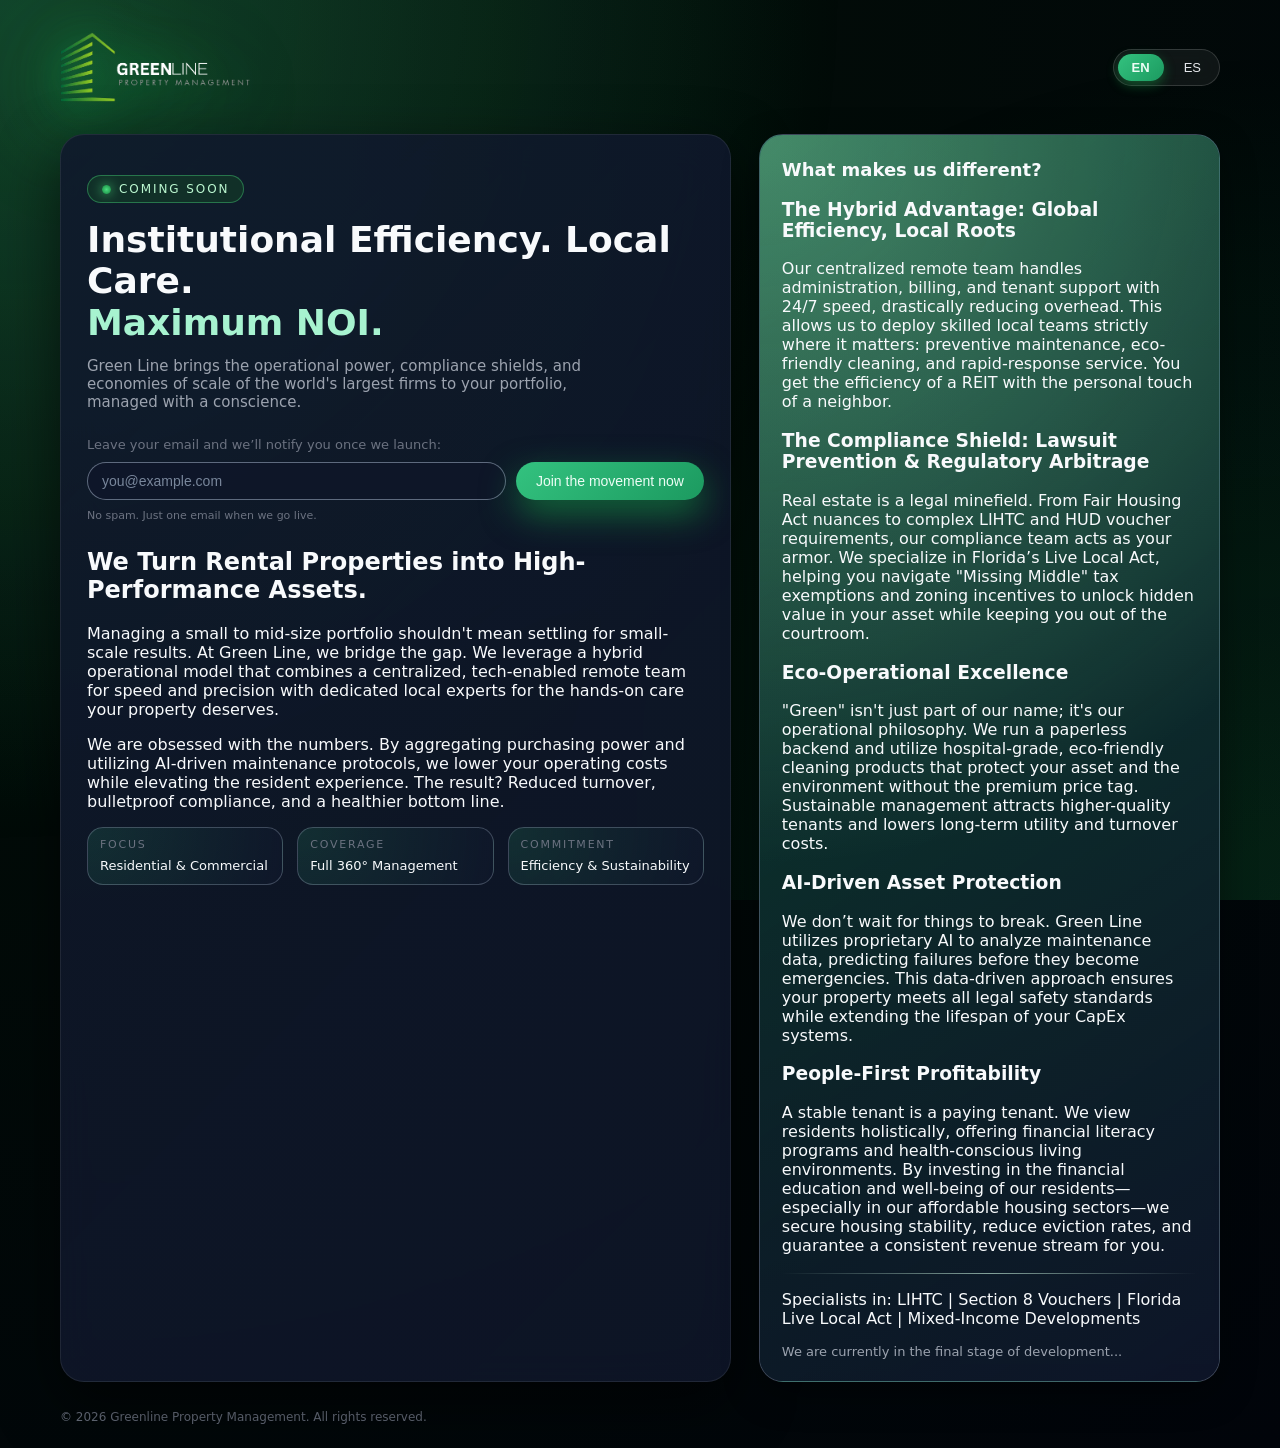
<file: index.html>
<!DOCTYPE html>
<html lang="en">
	<head>
		<meta charset="UTF-8" />
		<title data-i18n="meta.title">
			Greenline Property Management – Coming Soon
		</title>
		<meta name="viewport" content="width=device-width, initial-scale=1.0" />

		<meta
			name="description"
			data-i18n="meta.description"
			content="We are building a modern platform for smart, transparent, and sustainable property management."
		/>

		<link rel="stylesheet" href="styles.css" />
	</head>

	<body>
		<div class="gl-page">
			<div class="gl-overlay"></div>

			<!-- HEADER -->
			<header class="gl-header">
				<div class="gl-logo">
					<img
						src="img/logo.webp"
						alt="Greenline Property Management"
						class="gl-logo-img"
					/>
				</div>

				<!-- Idioma manual (opcional) -->
				<div class="lang-switcher">
					<button data-lang="en" class="lang-btn">EN</button>
					<button data-lang="es" class="lang-btn">ES</button>
				</div>
			</header>

			<!-- MAIN HERO -->
			<main class="gl-main">
				<section class="gl-hero">
					<div class="gl-hero-content">
						<p class="gl-badge" data-i18n="badge">Coming Soon</p>

						<h1 class="gl-title">
							<span data-i18n="hero.title1"
								>Institutional Efficiency. Local Care.</span
							>
							<span class="gl-title-highlight" data-i18n="hero.title2">
								Maximum NOI.
							</span>
						</h1>

						<p class="gl-subtitle" data-i18n="hero.subtitle">
							Green Line brings the operational power, compliance shields, and
							economies of scale of the world's largest firms to your portfolio,
							managed with a conscience.
						</p>

						<!-- FORM -->
						<form class="gl-form" action="process_form.php" method="POST">
							<label for="email" class="gl-form-label" data-i18n="form.label">
								Leave your email and we’ll notify you once we launch:
							</label>

							<div class="gl-form-row">
								<input
									type="email"
									id="email"
									name="email"
									class="gl-input"
									required
									data-i18n-placeholder="form.placeholder"
									placeholder="you@example.com"
								/>

								<button type="submit" class="gl-button" data-i18n="form.button">
									Join the movement now
								</button>
							</div>

							<p class="gl-privacy" data-i18n="form.privacy">
								No spam. Just one email when we go live.
							</p>
						</form>

						<!-- MID SECTION -->
						<div class="gl-mid-section">
							<h2 class="gl-mid-title" data-i18n="mid_section.title">
								We Turn Rental Properties into High-Performance Assets.
							</h2>
							<p class="gl-mid-text" data-i18n="mid_section.body1">
								Managing a small to mid-size portfolio shouldn't mean settling
								for small-scale results. At Green Line, we bridge the gap. We
								leverage a hybrid operational model that combines a centralized,
								tech-enabled remote team for speed and precision with dedicated
								local experts for the hands-on care your property deserves.
							</p>
							<p class="gl-mid-text" data-i18n="mid_section.body2">
								We are obsessed with the numbers. By aggregating purchasing
								power and utilizing AI-driven maintenance protocols, we lower
								your operating costs while elevating the resident experience.
								The result? Reduced turnover, bulletproof compliance, and a
								healthier bottom line.
							</p>
						</div>

						<!-- META DATA -->
						<div class="gl-meta">
							<div class="gl-meta-item">
								<span class="gl-meta-label" data-i18n="meta1.label">Focus</span>
								<span class="gl-meta-value" data-i18n="meta1.value"
									>Residential & Commercial</span
								>
							</div>

							<div class="gl-meta-item">
								<span class="gl-meta-label" data-i18n="meta2.label"
									>Coverage</span
								>
								<span class="gl-meta-value" data-i18n="meta2.value"
									>Full 360° Management</span
								>
							</div>

							<div class="gl-meta-item">
								<span class="gl-meta-label" data-i18n="meta3.label"
									>Commitment</span
								>
								<span class="gl-meta-value" data-i18n="meta3.value"
									>Efficiency & Sustainability</span
								>
							</div>
						</div>
					</div>

					<!-- SIDE CARD -->
					<aside class="gl-side-card">
						<div class="gl-side-gradient"></div>

						<div class="gl-side-inner">
							<h2 class="gl-side-title" data-i18n="side.title">
								What makes us different?
							</h2>

							<div class="gl-feature-list">
								<!-- Generated via JS or hardcoded? Hardcoding for now to match structure, but using data-i18n for content -->
								<!-- Since the JSON structure is an array, we might need to update JS to handle it, OR we can hardcode the keys if we flatten the JSON or access by index. 
                       However, standard i18n libraries usually handle keys. Let's assume we can access array items or we should flatten them in HTML. 
                       Actually, to be safe and keep it simple without changing JS logic too much (assuming simple key replacement), I will use specific keys for each item if possible, or just hardcode the structure here referencing specific indices if the JS supports it.
                       
                       Wait, the previous JSON had "list1", "list2". I changed it to an array "items". 
                       If the JS is simple key-value replacement, it won't handle arrays automatically.
                       I should probably change the JSON to use explicit keys like "item1.title", "item1.desc" OR update the HTML to match the array structure if the JS is capable.
                       
                       Let's look at main.js to see how it handles translations.
                  -->
								<!-- I will assume I need to update main.js or change the JSON structure back to flat keys if main.js is simple. 
                       Let's check main.js first. But I am in the middle of a tool call. 
                       I will assume flat keys are safer. I will update the HTML to use flat keys and then I might need to adjust the JSON in a subsequent step if I made it an array.
                       Actually, I already sent the JSON update with an array. I should probably check main.js. 
                       
                       For now, I will write the HTML assuming I can access them, but since I can't see main.js right now (I saw it in the file list but didn't read it), I'll assume standard key-value.
                       
                       I will use a loop structure in my head but output static HTML with keys like side.items.0.title if the library supports it, or I'll have to fix the JSON.
                       
                       Let's assume I'll fix the JSON to be flat keys in the next step if needed. Or better, I'll write the HTML to expect flat keys like side.item1.title, side.item1.desc and then I will update the JSON to match this structure to be safe.
                  -->

								<div class="gl-feature-item">
									<h3 data-i18n="side.items.0.title">
										The Hybrid Advantage: Global Efficiency, Local Roots
									</h3>
									<p data-i18n="side.items.0.desc">
										Our centralized remote team handles administration...
									</p>
								</div>

								<div class="gl-feature-item">
									<h3 data-i18n="side.items.1.title">
										The Compliance Shield...
									</h3>
									<p data-i18n="side.items.1.desc">
										Real estate is a legal minefield...
									</p>
								</div>

								<div class="gl-feature-item">
									<h3 data-i18n="side.items.2.title">
										Eco-Operational Excellence
									</h3>
									<p data-i18n="side.items.2.desc">
										"Green" isn't just part of our name...
									</p>
								</div>

								<div class="gl-feature-item">
									<h3 data-i18n="side.items.3.title">
										AI-Driven Asset Protection
									</h3>
									<p data-i18n="side.items.3.desc">
										We don’t wait for things to break...
									</p>
								</div>

								<div class="gl-feature-item">
									<h3 data-i18n="side.items.4.title">
										People-First Profitability
									</h3>
									<p data-i18n="side.items.4.desc">
										A stable tenant is a paying tenant...
									</p>
								</div>
							</div>

							<div class="gl-divider"></div>

							<p class="gl-specialists" data-i18n="side.specialists">
								Specialists in: LIHTC | Section 8 Vouchers | Florida Live Local
								Act | Mixed-Income Developments
							</p>

							<p class="gl-side-note" data-i18n="side.note">
								We are currently in the final stage of development...
							</p>
						</div>
					</aside>
				</section>
			</main>

			<!-- FOOTER -->
			<footer class="gl-footer">
				<p class="gl-footer-text">
					© <span id="year"></span>
					<span data-i18n="footer.text"
						>Greenline Property Management. All rights reserved.</span
					>
				</p>
			</footer>
		</div>

		<script src="main.js"></script>
	</body>
</html>
</file>
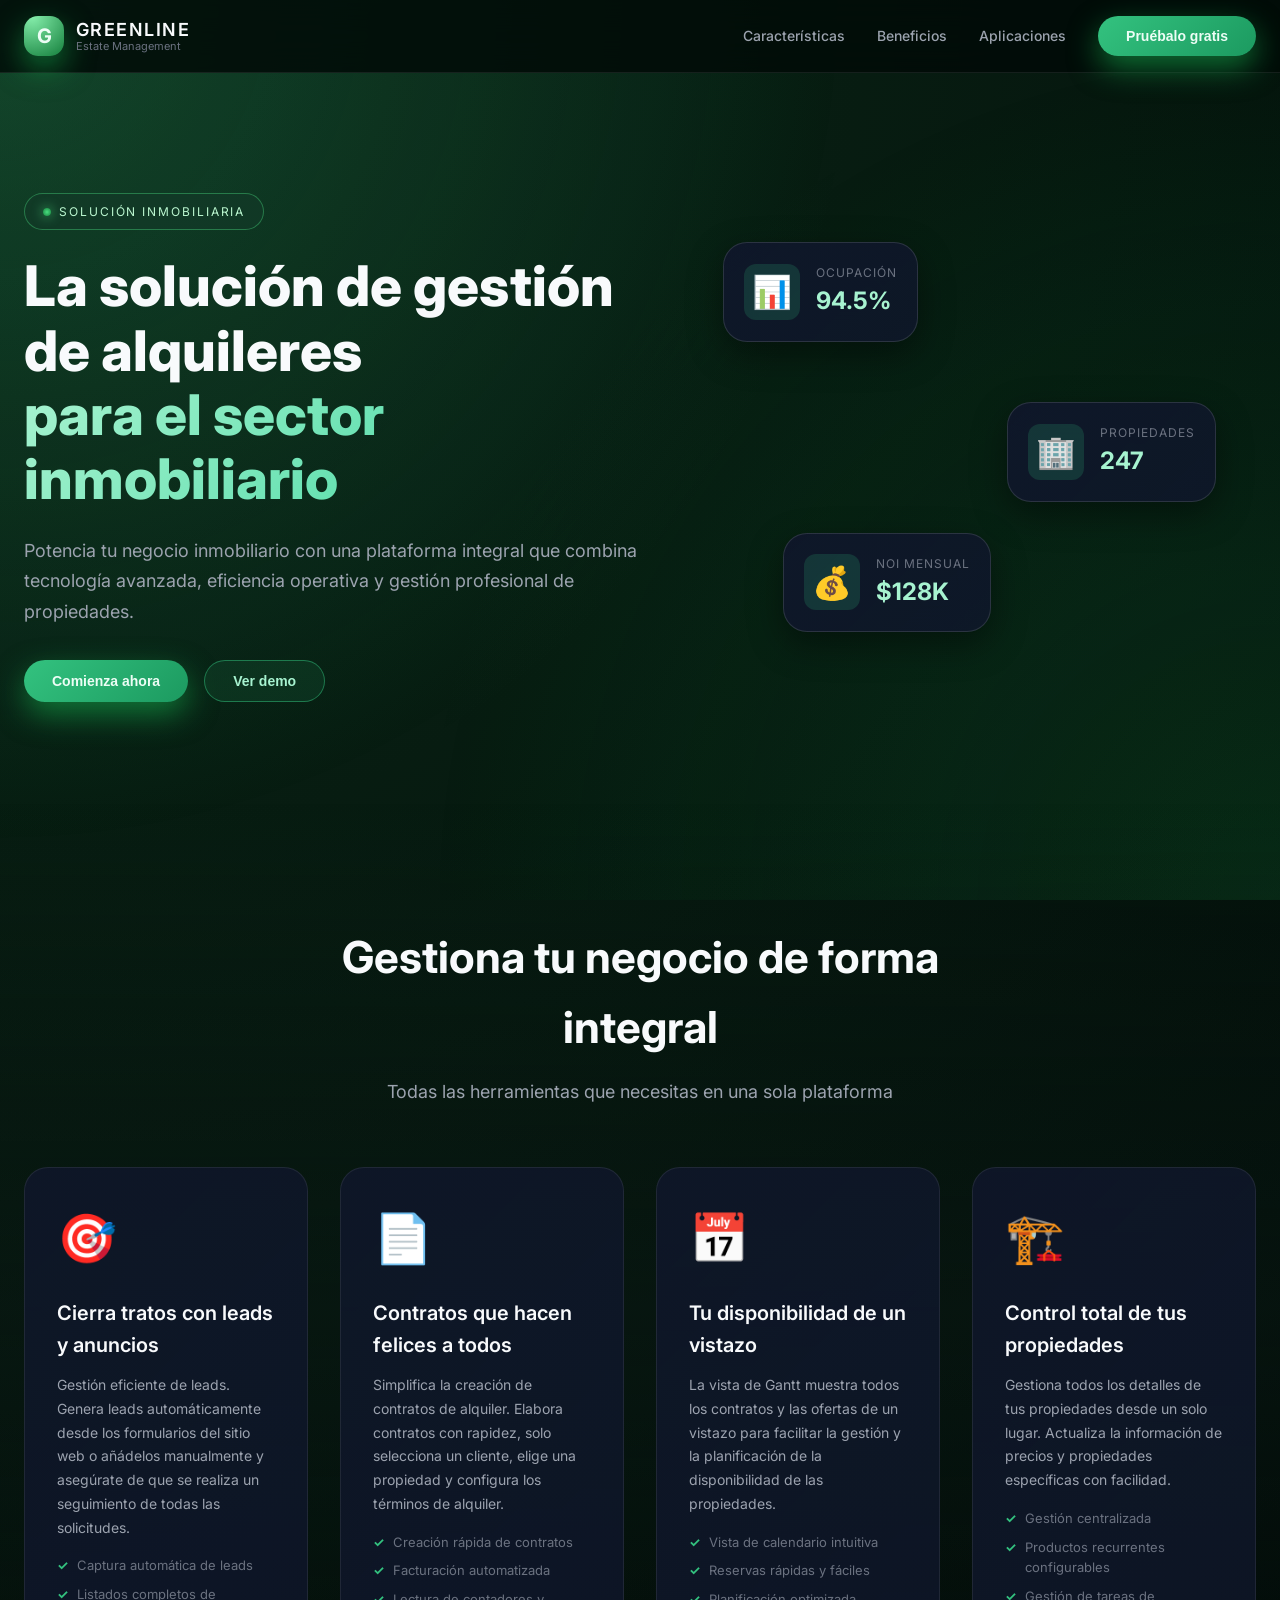
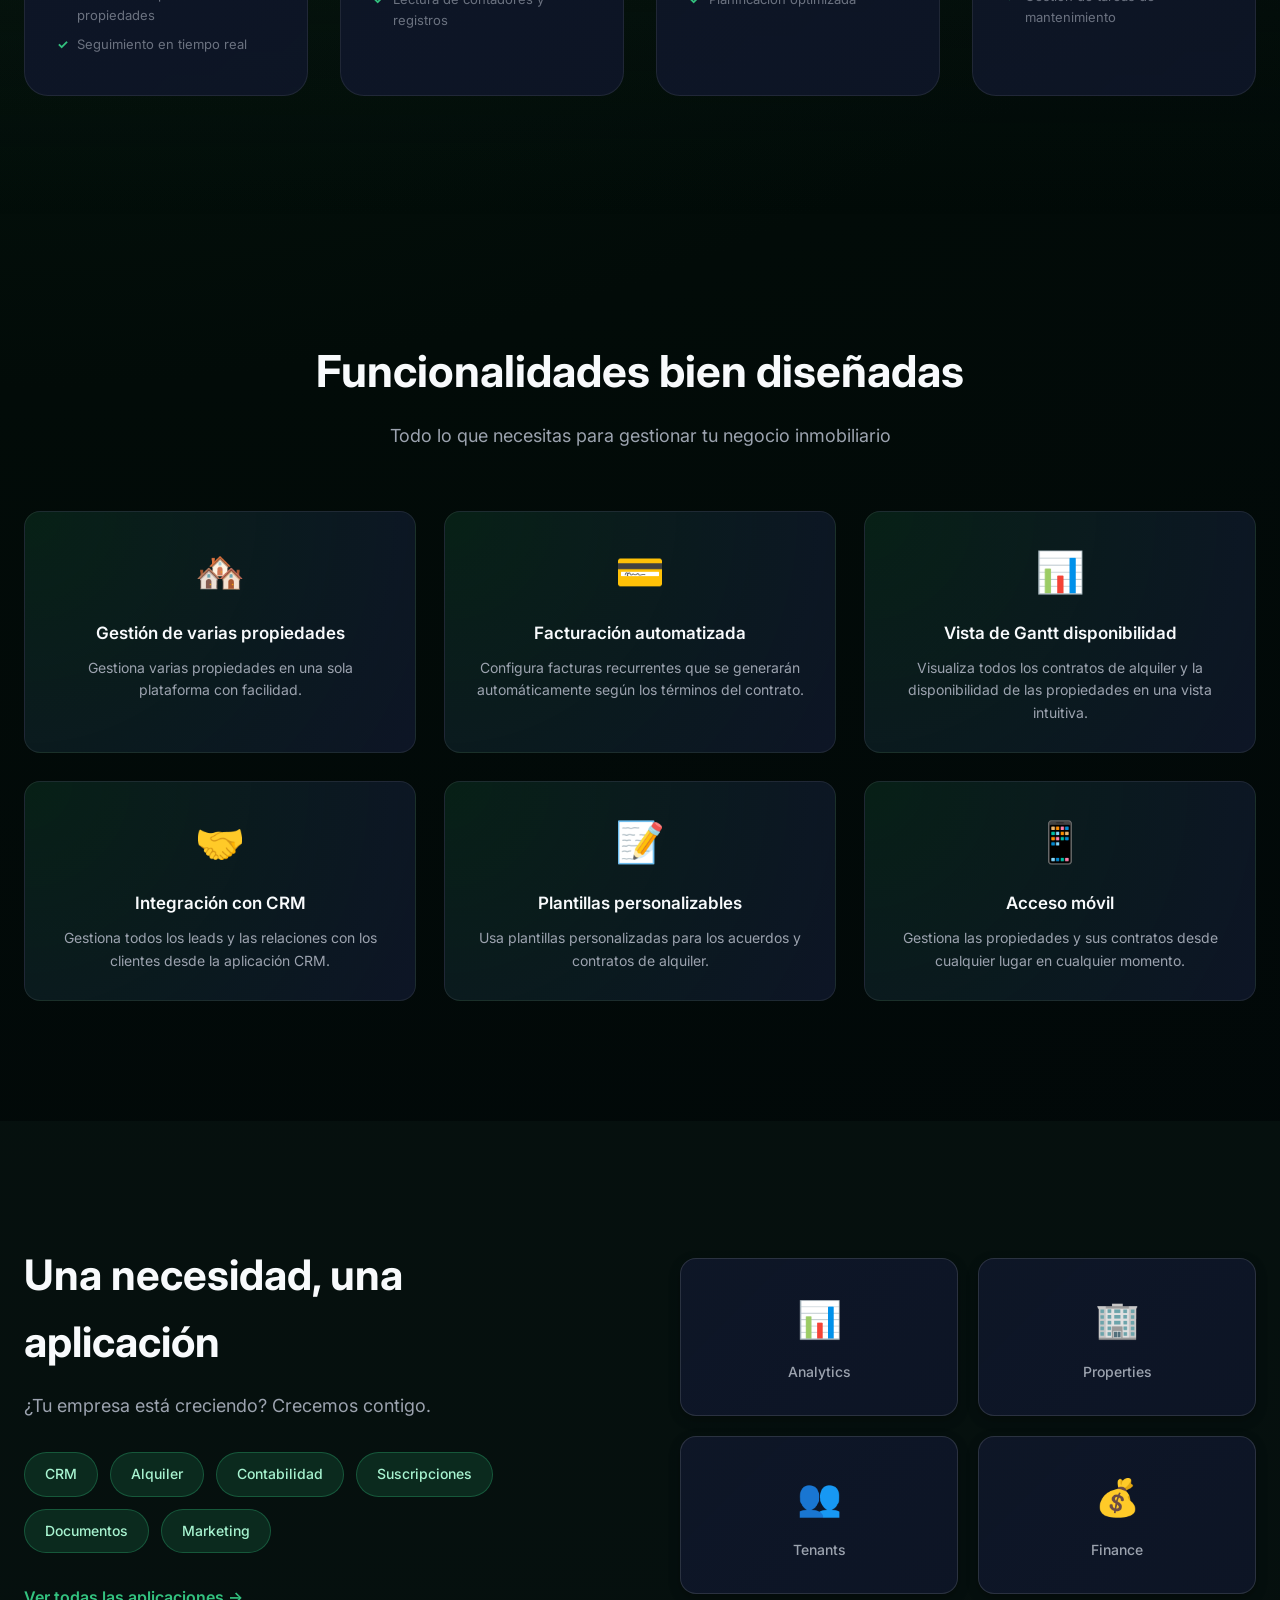
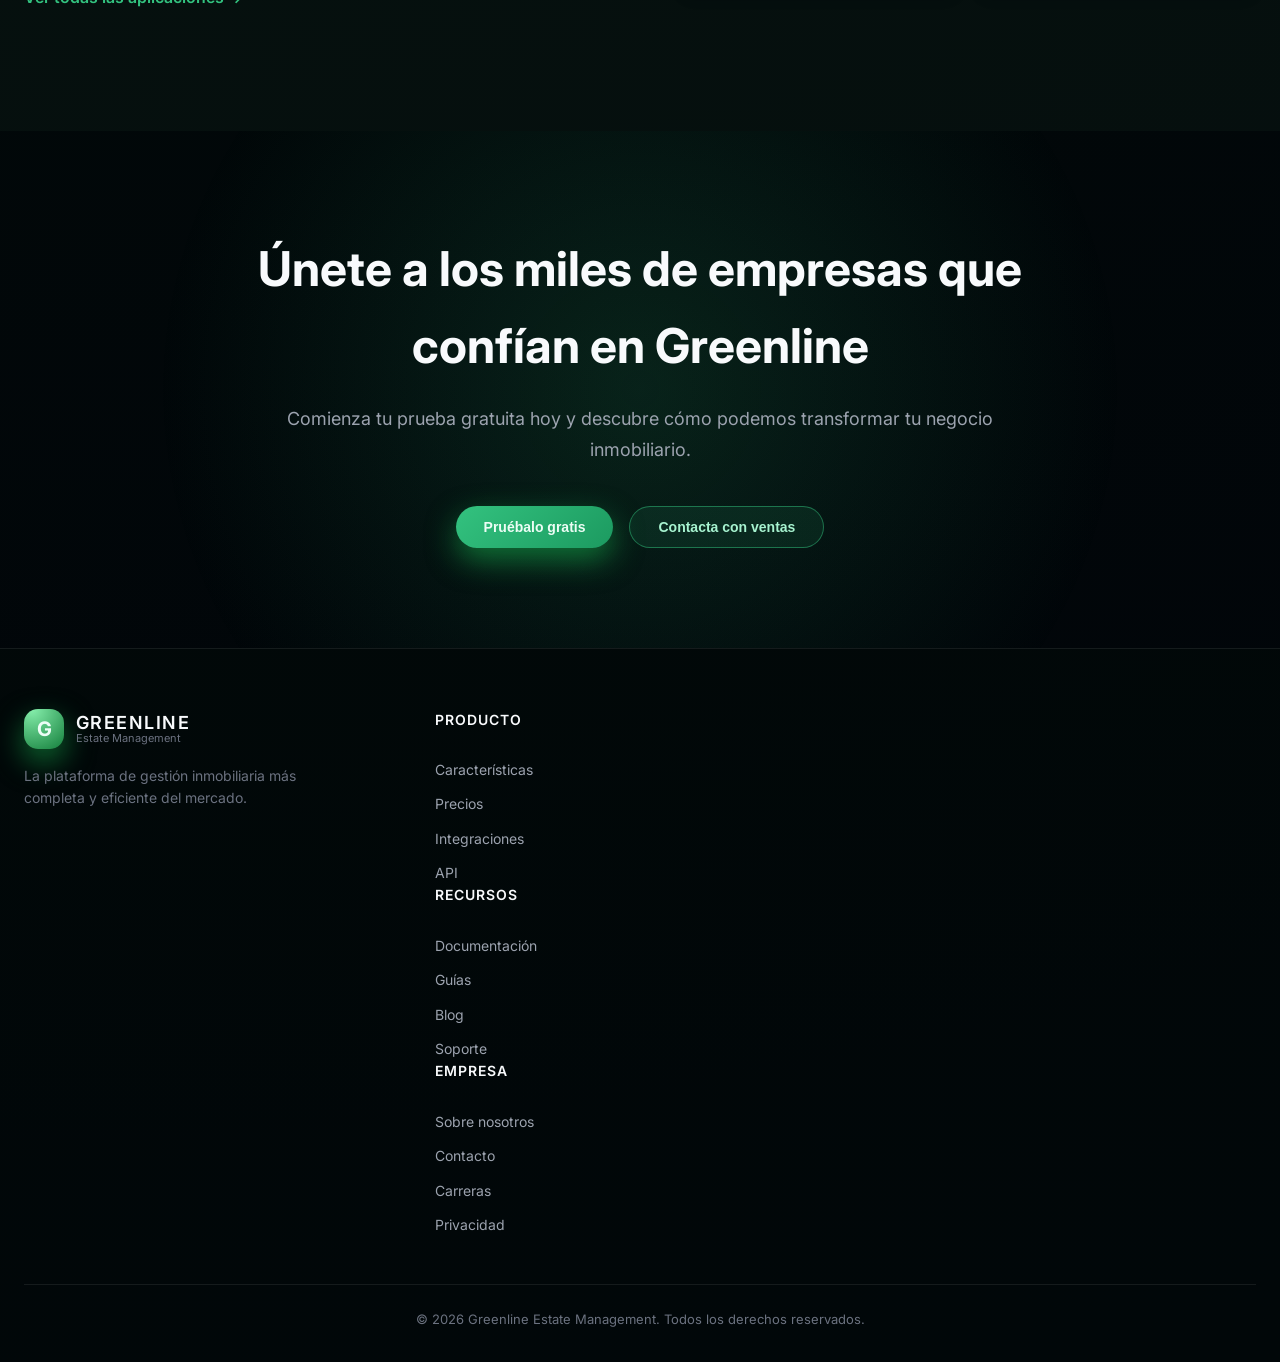
<file: landing/index.html>
<!DOCTYPE html>
<html lang="es">
  <head>
    <meta charset="UTF-8" />
    <meta name="viewport" content="width=device-width, initial-scale=1.0" />
    <title>Greenline Estate Management - Gestión Inmobiliaria Profesional</title>
    <meta
      name="description"
      content="La solución de gestión de alquileres para el sector inmobiliario. Potencia tu negocio con tecnología avanzada y gestión eficiente."
    />
    <link rel="stylesheet" href="styles.css" />
    <link rel="preconnect" href="https://fonts.googleapis.com" />
    <link rel="preconnect" href="https://fonts.gstatic.com" crossorigin />
    <link
      href="https://fonts.googleapis.com/css2?family=Inter:wght@300;400;500;600;700;800&display=swap"
      rel="stylesheet"
    />
  </head>

  <body>
    <div class="landing-wrapper">
      <!-- HEADER -->
      <header class="header">
        <div class="container">
          <div class="header-content">
            <div class="logo">
              <div class="logo-mark">G</div>
              <div class="logo-text">
                <span class="logo-title">Greenline</span>
                <span class="logo-subtitle">Estate Management</span>
              </div>
            </div>

            <nav class="nav">
              <a href="#features" class="nav-link">Características</a>
              <a href="#benefits" class="nav-link">Beneficios</a>
              <a href="#apps" class="nav-link">Aplicaciones</a>
              <button class="btn-primary">Pruébalo gratis</button>
            </nav>

            <button class="mobile-menu-toggle" aria-label="Toggle menu">
              <span></span>
              <span></span>
              <span></span>
            </button>
          </div>
        </div>
      </header>

      <!-- HERO SECTION -->
      <section class="hero">
        <div class="container">
          <div class="hero-content">
            <div class="hero-badge">
              <span class="badge-dot"></span>
              Solución Inmobiliaria
            </div>
            <h1 class="hero-title">
              La solución de gestión de alquileres
              <span class="highlight">para el sector inmobiliario</span>
            </h1>
            <p class="hero-subtitle">
              Potencia tu negocio inmobiliario con una plataforma integral que
              combina tecnología avanzada, eficiencia operativa y gestión
              profesional de propiedades.
            </p>
            <div class="hero-cta">
              <button class="btn-hero">Comienza ahora</button>
              <button class="btn-secondary">Ver demo</button>
            </div>
          </div>
          <div class="hero-image">
            <div class="hero-visual">
              <div class="visual-card card-1">
                <div class="card-icon">📊</div>
                <div class="card-content">
                  <div class="card-label">Ocupación</div>
                  <div class="card-value">94.5%</div>
                </div>
              </div>
              <div class="visual-card card-2">
                <div class="card-icon">🏢</div>
                <div class="card-content">
                  <div class="card-label">Propiedades</div>
                  <div class="card-value">247</div>
                </div>
              </div>
              <div class="visual-card card-3">
                <div class="card-icon">💰</div>
                <div class="card-content">
                  <div class="card-label">NOI Mensual</div>
                  <div class="card-value">$128K</div>
                </div>
              </div>
            </div>
          </div>
        </div>
      </section>

      <!-- FEATURES SECTION -->
      <section id="features" class="features">
        <div class="container">
          <div class="section-header">
            <h2 class="section-title">Gestiona tu negocio de forma integral</h2>
            <p class="section-subtitle">
              Todas las herramientas que necesitas en una sola plataforma
            </p>
          </div>

          <div class="feature-grid">
            <!-- Feature 1 -->
            <div class="feature-card">
              <div class="feature-icon">🎯</div>
              <h3 class="feature-title">Cierra tratos con leads y anuncios</h3>
              <p class="feature-desc">
                Gestión eficiente de leads. Genera leads automáticamente desde
                los formularios del sitio web o añádelos manualmente y
                asegúrate de que se realiza un seguimiento de todas las
                solicitudes.
              </p>
              <ul class="feature-list">
                <li>Captura automática de leads</li>
                <li>Listados completos de propiedades</li>
                <li>Seguimiento en tiempo real</li>
              </ul>
            </div>

            <!-- Feature 2 -->
            <div class="feature-card">
              <div class="feature-icon">📄</div>
              <h3 class="feature-title">Contratos que hacen felices a todos</h3>
              <p class="feature-desc">
                Simplifica la creación de contratos de alquiler. Elabora
                contratos con rapidez, solo selecciona un cliente, elige una
                propiedad y configura los términos de alquiler.
              </p>
              <ul class="feature-list">
                <li>Creación rápida de contratos</li>
                <li>Facturación automatizada</li>
                <li>Lectura de contadores y registros</li>
              </ul>
            </div>

            <!-- Feature 3 -->
            <div class="feature-card">
              <div class="feature-icon">📅</div>
              <h3 class="feature-title">Tu disponibilidad de un vistazo</h3>
              <p class="feature-desc">
                La vista de Gantt muestra todos los contratos y las ofertas de
                un vistazo para facilitar la gestión y la planificación de la
                disponibilidad de las propiedades.
              </p>
              <ul class="feature-list">
                <li>Vista de calendario intuitiva</li>
                <li>Reservas rápidas y fáciles</li>
                <li>Planificación optimizada</li>
              </ul>
            </div>

            <!-- Feature 4 -->
            <div class="feature-card">
              <div class="feature-icon">🏗️</div>
              <h3 class="feature-title">Control total de tus propiedades</h3>
              <p class="feature-desc">
                Gestiona todos los detalles de tus propiedades desde un solo
                lugar. Actualiza la información de precios y propiedades
                específicas con facilidad.
              </p>
              <ul class="feature-list">
                <li>Gestión centralizada</li>
                <li>Productos recurrentes configurables</li>
                <li>Gestión de tareas de mantenimiento</li>
              </ul>
            </div>
          </div>
        </div>
      </section>

      <!-- BENEFITS SECTION -->
      <section id="benefits" class="benefits">
        <div class="container">
          <div class="section-header">
            <h2 class="section-title">Funcionalidades bien diseñadas</h2>
            <p class="section-subtitle">
              Todo lo que necesitas para gestionar tu negocio inmobiliario
            </p>
          </div>

          <div class="benefits-grid">
            <div class="benefit-card">
              <div class="benefit-icon">🏘️</div>
              <h4 class="benefit-title">Gestión de varias propiedades</h4>
              <p class="benefit-desc">
                Gestiona varias propiedades en una sola plataforma con facilidad.
              </p>
            </div>

            <div class="benefit-card">
              <div class="benefit-icon">💳</div>
              <h4 class="benefit-title">Facturación automatizada</h4>
              <p class="benefit-desc">
                Configura facturas recurrentes que se generarán automáticamente
                según los términos del contrato.
              </p>
            </div>

            <div class="benefit-card">
              <div class="benefit-icon">📊</div>
              <h4 class="benefit-title">Vista de Gantt disponibilidad</h4>
              <p class="benefit-desc">
                Visualiza todos los contratos de alquiler y la disponibilidad
                de las propiedades en una vista intuitiva.
              </p>
            </div>

            <div class="benefit-card">
              <div class="benefit-icon">🤝</div>
              <h4 class="benefit-title">Integración con CRM</h4>
              <p class="benefit-desc">
                Gestiona todos los leads y las relaciones con los clientes
                desde la aplicación CRM.
              </p>
            </div>

            <div class="benefit-card">
              <div class="benefit-icon">📝</div>
              <h4 class="benefit-title">Plantillas personalizables</h4>
              <p class="benefit-desc">
                Usa plantillas personalizadas para los acuerdos y contratos de
                alquiler.
              </p>
            </div>

            <div class="benefit-card">
              <div class="benefit-icon">📱</div>
              <h4 class="benefit-title">Acceso móvil</h4>
              <p class="benefit-desc">
                Gestiona las propiedades y sus contratos desde cualquier lugar
                en cualquier momento.
              </p>
            </div>
          </div>
        </div>
      </section>

      <!-- APPS SECTION -->
      <section id="apps" class="apps">
        <div class="container">
          <div class="apps-content">
            <div class="apps-text">
              <h2 class="apps-title">Una necesidad, una aplicación</h2>
              <p class="apps-subtitle">
                ¿Tu empresa está creciendo? Crecemos contigo.
              </p>
              <div class="apps-list">
                <div class="app-tag">CRM</div>
                <div class="app-tag">Alquiler</div>
                <div class="app-tag">Contabilidad</div>
                <div class="app-tag">Suscripciones</div>
                <div class="app-tag">Documentos</div>
                <div class="app-tag">Marketing</div>
              </div>
              <a href="#" class="link-primary">Ver todas las aplicaciones →</a>
            </div>

            <div class="apps-visual">
              <div class="apps-grid">
                <div class="app-item">
                  <span class="app-emoji">📊</span>
                  <span>Analytics</span>
                </div>
                <div class="app-item">
                  <span class="app-emoji">🏢</span>
                  <span>Properties</span>
                </div>
                <div class="app-item">
                  <span class="app-emoji">👥</span>
                  <span>Tenants</span>
                </div>
                <div class="app-item">
                  <span class="app-emoji">💰</span>
                  <span>Finance</span>
                </div>
              </div>
            </div>
          </div>
        </div>
      </section>

      <!-- CTA SECTION -->
      <section class="cta">
        <div class="container">
          <div class="cta-content">
            <h2 class="cta-title">
              Únete a los miles de empresas que confían en Greenline
            </h2>
            <p class="cta-subtitle">
              Comienza tu prueba gratuita hoy y descubre cómo podemos
              transformar tu negocio inmobiliario.
            </p>
            <div class="cta-buttons">
              <button class="btn-hero">Pruébalo gratis</button>
              <button class="btn-outline">Contacta con ventas</button>
            </div>
          </div>
        </div>
      </section>

      <!-- FOOTER -->
      <footer class="footer">
        <div class="container">
          <div class="footer-content">
            <div class="footer-brand">
              <div class="logo">
                <div class="logo-mark">G</div>
                <div class="logo-text">
                  <span class="logo-title">Greenline</span>
                  <span class="logo-subtitle">Estate Management</span>
                </div>
              </div>
              <p class="footer-desc">
                La plataforma de gestión inmobiliaria más completa y eficiente
                del mercado.
              </p>
            </div>

            <div class="footer-links">
              <div class="footer-column">
                <h4 class="footer-title">Producto</h4>
                <a href="#" class="footer-link">Características</a>
                <a href="#" class="footer-link">Precios</a>
                <a href="#" class="footer-link">Integraciones</a>
                <a href="#" class="footer-link">API</a>
              </div>

              <div class="footer-column">
                <h4 class="footer-title">Recursos</h4>
                <a href="#" class="footer-link">Documentación</a>
                <a href="#" class="footer-link">Guías</a>
                <a href="#" class="footer-link">Blog</a>
                <a href="#" class="footer-link">Soporte</a>
              </div>

              <div class="footer-column">
                <h4 class="footer-title">Empresa</h4>
                <a href="#" class="footer-link">Sobre nosotros</a>
                <a href="#" class="footer-link">Contacto</a>
                <a href="#" class="footer-link">Carreras</a>
                <a href="#" class="footer-link">Privacidad</a>
              </div>
            </div>
          </div>

          <div class="footer-bottom">
            <p class="footer-copyright">
              © <span id="year"></span> Greenline Estate Management. Todos los
              derechos reservados.
            </p>
          </div>
        </div>
      </footer>
    </div>

    <script src="script.js"></script>
  </body>
</html>
</file>
<file: styles.css>
:root {
  --gl-bg-main: #020b08;
  --gl-bg-card: rgba(8, 22, 17, 0.92);
  --gl-bg-chip: rgba(19, 57, 40, 0.7);
  --gl-border-subtle: rgba(255, 255, 255, 0.08);

  --gl-primary: #33c27f;
  --gl-primary-soft: rgba(51, 194, 127, 0.18);
  --gl-primary-strong: #1c9a60;

  --gl-text-main: #f8fafc;
  --gl-text-muted: #9ca3af;
  --gl-text-soft: #6b7280;

  --gl-radius-lg: 24px;
  --gl-radius-md: 16px;
  --gl-radius-pill: 999px;

  --gl-shadow-soft: 0 22px 60px rgba(0, 0, 0, 0.6);
  --gl-shadow-subtle: 0 12px 35px rgba(0, 0, 0, 0.4);
}

/* RESET BÁSICO */

*,
*::before,
*::after {
  box-sizing: border-box;
}

html,
body {
  margin: 0;
  padding: 0;
}

body {
  font-family: "Inter", system-ui, -apple-system, BlinkMacSystemFont, "Segoe UI",
    sans-serif;
  background: radial-gradient(circle at top left, #0b2918 0, #020b08 42%, #01040a 100%);
  color: var(--gl-text-main);
  min-height: 100vh;
}

/* LAYOUT PRINCIPAL */

.gl-page {
  position: relative;
  min-height: 100vh;
  padding: 32px 20px 24px;
  display: flex;
  flex-direction: column;
  max-width: 1200px;
  margin: 0 auto;
  isolation: isolate;
}

.gl-overlay {
  position: fixed;
  inset: 0;
  background:
    radial-gradient(circle at 0% 0%, rgba(51, 194, 127, 0.22), transparent 55%),
    radial-gradient(circle at 100% 100%, rgba(21, 128, 61, 0.25), transparent 55%);
  opacity: 0.9;
  pointer-events: none;
  z-index: -2;
}

/* HEADER / LOGO */

.gl-header {
  display: flex;
  justify-content: space-between;
  align-items: center;
  margin-bottom: 32px;
}

.gl-logo {
  display: inline-flex;
  align-items: center;
  gap: 12px;
}

.gl-logo-mark {
  width: 40px;
  height: 40px;
  border-radius: 14px;
  background: radial-gradient(circle at 20% 0%, #86efac, #15803d);
  display: flex;
  align-items: center;
  justify-content: center;
  color: #ecfdf5;
  font-weight: 700;
  font-size: 20px;
  box-shadow: 0 12px 30px rgba(22, 163, 74, 0.65);
}

.gl-logo-text {
  display: flex;
  flex-direction: column;
  line-height: 1.1;
}

.gl-logo-title {
  font-size: 18px;
  font-weight: 600;
  letter-spacing: 0.08em;
  text-transform: uppercase;
}

.gl-logo-subtitle {
  font-size: 12px;
  color: var(--gl-text-soft);
}

.gl-logo-img {
  height: 70px;
  width: auto;
  display: block;
  filter: 
    drop-shadow(0 0 20px rgba(22, 163, 74, 0.6))
    drop-shadow(0 8px 35px rgba(22, 163, 74, 0.5))
    drop-shadow(0 15px 50px rgba(22, 163, 74, 0.4));
}

/* HERO */

.gl-main {
  flex: 1;
  display: flex;
  align-items: center;
}

.gl-hero {
  display: grid;
  grid-template-columns: minmax(0, 1.6fr) minmax(0, 1.1fr);
  gap: 28px;
  align-items: stretch;
  width: 100%;
}

.gl-hero-content {
  padding: 28px 26px;
  border-radius: var(--gl-radius-lg);
  background: linear-gradient(
      135deg,
      rgba(15, 23, 42, 0.92),
      rgba(15, 23, 42, 0.85)
    ),
    radial-gradient(circle at top left, rgba(51, 194, 127, 0.22), transparent 60%);
  border: 1px solid var(--gl-border-subtle);
  box-shadow: var(--gl-shadow-soft);
  backdrop-filter: blur(18px);
}

/* Badge "Próximamente" */

.gl-badge {
  display: inline-flex;
  align-items: center;
  gap: 8px;
  padding: 6px 14px;
  border-radius: var(--gl-radius-pill);
  font-size: 12px;
  letter-spacing: 0.16em;
  text-transform: uppercase;
  background-color: var(--gl-bg-chip);
  color: #bbf7d0;
  border: 1px solid rgba(74, 222, 128, 0.4);
  margin-bottom: 16px;
}

.gl-badge::before {
  content: "";
  width: 9px;
  height: 9px;
  border-radius: 999px;
  background: radial-gradient(circle, #4ade80, #15803d);
  box-shadow: 0 0 12px rgba(74, 222, 128, 0.9);
}

/* Títulos y textos */

.gl-title {
  font-size: clamp(28px, 4vw, 36px);
  line-height: 1.15;
  margin: 0 0 14px;
}

.gl-title-highlight {
  display: block;
  color: #a7f3d0;
}

.gl-subtitle {
  margin: 0 0 26px;
  font-size: 15px;
  color: var(--gl-text-muted);
  max-width: 540px;
}

/* FORMULARIO */

.gl-form {
  margin-bottom: 26px;
}

.gl-form-label {
  display: block;
  font-size: 13px;
  color: var(--gl-text-soft);
  margin-bottom: 10px;
}

.gl-form-row {
  display: flex;
  flex-wrap: wrap;
  gap: 10px;
}

.gl-input {
  flex: 1 1 200px;
  min-width: 0;
  border-radius: 999px;
  border: 1px solid rgba(148, 163, 184, 0.6);
  background-color: rgba(15, 23, 42, 0.9);
  color: var(--gl-text-main);
  padding: 10px 14px;
  font-size: 14px;
  outline: none;
  transition: border-color 0.16s ease, box-shadow 0.16s ease,
    background-color 0.16s ease;
}

.gl-input::placeholder {
  color: rgba(148, 163, 184, 0.8);
}

.gl-input:focus {
  border-color: rgba(52, 211, 153, 0.8);
  box-shadow: 0 0 0 1px rgba(16, 185, 129, 0.45);
  background-color: rgba(15, 23, 42, 0.98);
}

.gl-button {
  flex: 0 0 auto;
  border: none;
  border-radius: 999px;
  padding: 10px 20px;
  font-size: 14px;
  font-weight: 500;
  cursor: pointer;
  background: linear-gradient(135deg, var(--gl-primary), var(--gl-primary-strong));
  color: #ecfdf5;
  display: inline-flex;
  align-items: center;
  justify-content: center;
  gap: 6px;
  box-shadow: 0 14px 35px rgba(22, 163, 74, 0.58);
  transition: transform 0.14s ease, box-shadow 0.14s ease,
    filter 0.14s ease;
}

.gl-button:hover {
  transform: translateY(-1px);
  box-shadow: 0 18px 40px rgba(22, 163, 74, 0.75);
  filter: brightness(1.05);
}

.gl-button:active {
  transform: translateY(0);
  box-shadow: 0 10px 25px rgba(22, 163, 74, 0.55);
}

.gl-privacy {
  margin-top: 9px;
  font-size: 11px;
  color: var(--gl-text-soft);
}

/* META INFO */

.gl-meta {
  display: grid;
  grid-template-columns: repeat(3, minmax(0, 1fr));
  gap: 14px;
  margin-top: 8px;
}

.gl-meta-item {
  padding: 10px 12px;
  border-radius: var(--gl-radius-md);
  border: 1px solid rgba(148, 163, 184, 0.35);
  background: radial-gradient(
    circle at top left,
    rgba(51, 194, 127, 0.15),
    rgba(15, 23, 42, 0.88)
  );
}

.gl-meta-label {
  display: block;
  font-size: 11px;
  letter-spacing: 0.16em;
  text-transform: uppercase;
  color: var(--gl-text-soft);
  margin-bottom: 4px;
}

.gl-meta-value {
  font-size: 13px;
  font-weight: 500;
}

/* SIDE CARD */

.gl-side-card {
  position: relative;
  border-radius: var(--gl-radius-lg);
  overflow: hidden;
  box-shadow: var(--gl-shadow-subtle);
  border: 1px solid rgba(148, 163, 184, 0.4);
  background: radial-gradient(circle at 0% 0%, #064e3b, #020617);
}

.gl-side-gradient {
  position: absolute;
  inset: 0;
  background:
    radial-gradient(circle at top left, rgba(187, 247, 208, 0.35), transparent 55%),
    linear-gradient(145deg, rgba(22, 101, 52, 0.4), rgba(15, 23, 42, 0.95));
  opacity: 0.95;
  pointer-events: none;
}

.gl-side-inner {
  position: relative;
  padding: 24px 22px 22px;
  z-index: 1;
}

.gl-side-title {
  margin: 0 0 12px;
  font-size: 18px;
}

.gl-list {
  margin: 0;
  padding-left: 20px;
  font-size: 14px;
  color: #e5e7eb;
}

.gl-list li {
  margin-bottom: 6px;
}

.gl-divider {
  margin: 18px 0 14px;
  height: 1px;
  border-radius: 999px;
  border: none;
  background: linear-gradient(
    to right,
    transparent,
    rgba(209, 250, 229, 0.6),
    transparent
  );
}

.gl-side-note {
  margin: 0;
  font-size: 13px;
  color: var(--gl-text-muted);
}

/* FOOTER */

.gl-footer {
  display: flex;
  justify-content: space-between;
  align-items: center;
  gap: 14px;
  margin-top: 28px;
  font-size: 12px;
  color: var(--gl-text-soft);
}

.gl-footer-text {
  margin: 0;
}

.gl-social {
  display: flex;
  align-items: center;
  gap: 8px;
}

.gl-social-link {
  width: 28px;
  height: 28px;
  border-radius: 999px;
  border: 1px solid rgba(148, 163, 184, 0.4);
  display: inline-flex;
  align-items: center;
  justify-content: center;
  background-color: rgba(15, 23, 42, 0.85);
  text-decoration: none;
  transition: background-color 0.16s ease, border-color 0.16s ease,
    transform 0.16s ease, box-shadow 0.16s ease;
}

.gl-social-link:hover {
  background-color: rgba(16, 185, 129, 0.1);
  border-color: rgba(45, 212, 191, 0.8);
  transform: translateY(-1px);
  box-shadow: 0 10px 22px rgba(15, 118, 110, 0.45);
}

.gl-icon {
  width: 15px;
  height: 15px;
  fill: #e5e7eb;
}

/* RESPONSIVE */

@media (max-width: 900px) {
  .gl-page {
    padding: 24px 16px 20px;
  }

  .gl-hero {
    grid-template-columns: minmax(0, 1fr);
  }

  .gl-side-card {
    order: -1;
  }

  .gl-hero-content {
    padding: 22px 18px 20px;
  }

  .gl-meta {
    grid-template-columns: repeat(3, minmax(0, 1fr));
  }
}

@media (max-width: 700px) {
  .gl-header {
    margin-bottom: 22px;
  }

  .gl-hero {
    gap: 18px;
  }

  .gl-form-row {
    flex-direction: column;
    align-items: stretch;
  }

  .gl-button {
    width: 100%;
    justify-content: center;
  }

  .gl-meta {
    grid-template-columns: minmax(0, 1fr);
  }

  .gl-footer {
    flex-direction: column-reverse;
    align-items: flex-start;
  }
}

/* LANG SWITCHER — pill style */
.lang-switcher {
  display: flex;
  gap: 6px;
  background: rgba(255, 255, 255, 0.06);
  padding: 4px;
  border-radius: 999px;
  border: 1px solid rgba(255, 255, 255, 0.15);
  backdrop-filter: blur(8px);
}

.lang-btn {
  padding: 6px 14px;
  border: none;
  border-radius: 999px;
  background: transparent;
  color: #e5e7eb;
  font-size: 13px;
  cursor: pointer;
  transition: all 0.2s ease;
}

.lang-btn:hover {
  background: rgba(255, 255, 255, 0.14);
}

.lang-btn.active {
  background: linear-gradient(135deg, #33c27f, #1c9a60);
  color: #ecfdf5;
  font-weight: 600;
  box-shadow: 0 4px 12px rgba(22, 163, 74, 0.45);
}
</file>
<file: landing/styles.css>
:root {
  /* Colors - Greenline Style */
  --gl-bg-main: #020b08;
  --gl-bg-card: rgba(8, 22, 17, 0.92);
  --gl-bg-section: rgba(10, 25, 20, 0.5);
  --gl-border-subtle: rgba(255, 255, 255, 0.08);
  --gl-border-medium: rgba(255, 255, 255, 0.12);

  --gl-primary: #33c27f;
  --gl-primary-soft: rgba(51, 194, 127, 0.18);
  --gl-primary-hover: #1c9a60;
  --gl-primary-light: #a7f3d0;

  --gl-text-main: #f8fafc;
  --gl-text-muted: #9ca3af;
  --gl-text-soft: #6b7280;

  /* Radii */
  --radius-xl: 32px;
  --radius-lg: 24px;
  --radius-md: 16px;
  --radius-sm: 12px;
  --radius-pill: 999px;

  /* Shadows */
  --shadow-soft: 0 22px 60px rgba(0, 0, 0, 0.6);
  --shadow-medium: 0 12px 35px rgba(0, 0, 0, 0.4);
  --shadow-subtle: 0 4px 12px rgba(0, 0, 0, 0.3);
  --shadow-glow: 0 12px 30px rgba(22, 163, 74, 0.65);

  /* Spacing */
  --section-padding: 120px;
}

/* RESET */
*,
*::before,
*::after {
  box-sizing: border-box;
  margin: 0;
  padding: 0;
}

html {
  scroll-behavior: smooth;
}

body {
  font-family: "Inter", system-ui, -apple-system, BlinkMacSystemFont, "Segoe UI",
    sans-serif;
  background: radial-gradient(
    circle at top left,
    #0b2918 0,
    #020b08 42%,
    #01040a 100%
  );
  color: var(--gl-text-main);
  line-height: 1.6;
  min-height: 100vh;
  overflow-x: hidden;
}

/* CONTAINER */
.container {
  max-width: 1280px;
  margin: 0 auto;
  padding: 0 24px;
}

/* LAYOUT WRAPPER */
.landing-wrapper {
  position: relative;
  min-height: 100vh;
}

.landing-wrapper::before {
  content: "";
  position: fixed;
  inset: 0;
  background: radial-gradient(
      circle at 0% 0%,
      rgba(51, 194, 127, 0.22),
      transparent 55%
    ),
    radial-gradient(
      circle at 100% 100%,
      rgba(21, 128, 61, 0.25),
      transparent 55%
    );
  opacity: 0.9;
  pointer-events: none;
  z-index: -1;
}

/* HEADER */
.header {
  position: sticky;
  top: 0;
  z-index: 100;
  background: rgba(2, 11, 8, 0.85);
  backdrop-filter: blur(20px);
  border-bottom: 1px solid var(--gl-border-subtle);
  padding: 16px 0;
}

.header-content {
  display: flex;
  justify-content: space-between;
  align-items: center;
  gap: 32px;
}

.logo {
  display: inline-flex;
  align-items: center;
  gap: 12px;
  text-decoration: none;
}

.logo-mark {
  width: 40px;
  height: 40px;
  border-radius: 14px;
  background: radial-gradient(circle at 20% 0%, #86efac, #15803d);
  display: flex;
  align-items: center;
  justify-content: center;
  color: #ecfdf5;
  font-weight: 700;
  font-size: 20px;
  box-shadow: var(--shadow-glow);
}

.logo-text {
  display: flex;
  flex-direction: column;
  line-height: 1.1;
}

.logo-title {
  font-size: 18px;
  font-weight: 600;
  letter-spacing: 0.08em;
  text-transform: uppercase;
  color: var(--gl-text-main);
}

.logo-subtitle {
  font-size: 11px;
  color: var(--gl-text-soft);
}

/* NAV */
.nav {
  display: flex;
  align-items: center;
  gap: 32px;
}

.nav-link {
  color: var(--gl-text-muted);
  text-decoration: none;
  font-size: 14px;
  font-weight: 500;
  transition: color 0.2s ease;
  position: relative;
}

.nav-link:hover {
  color: var(--gl-primary-light);
}

.nav-link::after {
  content: "";
  position: absolute;
  bottom: -4px;
  left: 0;
  width: 0;
  height: 2px;
  background: var(--gl-primary);
  transition: width 0.3s ease;
}

.nav-link:hover::after {
  width: 100%;
}

/* MOBILE MENU */
.mobile-menu-toggle {
  display: none;
  flex-direction: column;
  gap: 4px;
  background: transparent;
  border: none;
  cursor: pointer;
  padding: 8px;
}

.mobile-menu-toggle span {
  width: 24px;
  height: 2px;
  background: var(--gl-text-main);
  border-radius: 2px;
  transition: all 0.3s ease;
}

/* BUTTONS */
.btn-primary,
.btn-hero,
.btn-secondary,
.btn-outline {
  border: none;
  border-radius: var(--radius-pill);
  padding: 12px 28px;
  font-size: 14px;
  font-weight: 600;
  cursor: pointer;
  transition: all 0.2s ease;
  display: inline-flex;
  align-items: center;
  gap: 8px;
  text-decoration: none;
}

.btn-primary,
.btn-hero {
  background: linear-gradient(135deg, var(--gl-primary), var(--gl-primary-hover));
  color: #ecfdf5;
  box-shadow: var(--shadow-glow);
}

.btn-primary:hover,
.btn-hero:hover {
  transform: translateY(-2px);
  box-shadow: 0 18px 40px rgba(22, 163, 74, 0.85);
  filter: brightness(1.1);
}

.btn-secondary,
.btn-outline {
  background: rgba(51, 194, 127, 0.1);
  color: var(--gl-primary-light);
  border: 1px solid rgba(51, 194, 127, 0.5);
}

.btn-secondary:hover,
.btn-outline:hover {
  background: rgba(51, 194, 127, 0.2);
  border-color: var(--gl-primary);
  transform: translateY(-2px);
}

/* HERO SECTION */
.hero {
  padding: 120px 0 100px;
  position: relative;
  overflow: hidden;
}

.hero-content {
  max-width: 680px;
}

.hero .container {
  display: grid;
  grid-template-columns: 1.2fr 1fr;
  gap: 60px;
  align-items: center;
}

.hero-badge {
  display: inline-flex;
  align-items: center;
  gap: 8px;
  padding: 8px 18px;
  border-radius: var(--radius-pill);
  font-size: 12px;
  letter-spacing: 0.16em;
  text-transform: uppercase;
  background: rgba(19, 57, 40, 0.7);
  color: #bbf7d0;
  border: 1px solid rgba(74, 222, 128, 0.4);
  margin-bottom: 24px;
}

.badge-dot {
  width: 8px;
  height: 8px;
  border-radius: 50%;
  background: radial-gradient(circle, #4ade80, #15803d);
  box-shadow: 0 0 12px rgba(74, 222, 128, 0.9);
  animation: pulse 2s infinite;
}

@keyframes pulse {
  0%,
  100% {
    opacity: 1;
  }
  50% {
    opacity: 0.6;
  }
}

.hero-title {
  font-size: clamp(36px, 5vw, 56px);
  line-height: 1.15;
  margin-bottom: 24px;
  font-weight: 800;
}

.highlight {
  display: block;
  background: linear-gradient(135deg, #a7f3d0, #34d399);
  -webkit-background-clip: text;
  background-clip: text;
  -webkit-text-fill-color: transparent;
}

.hero-subtitle {
  font-size: 18px;
  color: var(--gl-text-muted);
  margin-bottom: 32px;
  line-height: 1.7;
}

.hero-cta {
  display: flex;
  gap: 16px;
  flex-wrap: wrap;
}

/* HERO VISUAL */
.hero-visual {
  position: relative;
  height: 450px;
}

.visual-card {
  position: absolute;
  background: linear-gradient(
    135deg,
    rgba(15, 23, 42, 0.95),
    rgba(15, 23, 42, 0.88)
  );
  border: 1px solid var(--gl-border-medium);
  border-radius: var(--radius-lg);
  padding: 20px;
  display: flex;
  align-items: center;
  gap: 16px;
  box-shadow: var(--shadow-medium);
  backdrop-filter: blur(20px);
  animation: float 6s ease-in-out infinite;
}

.card-icon {
  font-size: 32px;
  width: 56px;
  height: 56px;
  display: flex;
  align-items: center;
  justify-content: center;
  background: var(--gl-primary-soft);
  border-radius: var(--radius-sm);
}

.card-label {
  font-size: 12px;
  color: var(--gl-text-soft);
  text-transform: uppercase;
  letter-spacing: 0.08em;
}

.card-value {
  font-size: 24px;
  font-weight: 700;
  color: var(--gl-primary-light);
}

.card-1 {
  top: 20px;
  left: 0;
  animation-delay: 0s;
}

.card-2 {
  top: 180px;
  right: 40px;
  animation-delay: 2s;
}

.card-3 {
  bottom: 40px;
  left: 60px;
  animation-delay: 4s;
}

@keyframes float {
  0%,
  100% {
    transform: translateY(0);
  }
  50% {
    transform: translateY(-20px);
  }
}

/* SECTION HEADER */
.section-header {
  text-align: center;
  max-width: 720px;
  margin: 0 auto 60px;
}

.section-title {
  font-size: clamp(32px, 4vw, 44px);
  margin-bottom: 16px;
  font-weight: 700;
}

.section-subtitle {
  font-size: 18px;
  color: var(--gl-text-muted);
}

/* FEATURES SECTION */
.features {
  padding: var(--section-padding) 0;
  background: linear-gradient(
    180deg,
    transparent 0%,
    var(--gl-bg-section) 50%,
    transparent 100%
  );
}

.feature-grid {
  display: grid;
  grid-template-columns: repeat(auto-fit, minmax(280px, 1fr));
  gap: 32px;
}

.feature-card {
  background: linear-gradient(
    135deg,
    rgba(15, 23, 42, 0.92),
    rgba(15, 23, 42, 0.85)
  );
  border: 1px solid var(--gl-border-subtle);
  border-radius: var(--radius-lg);
  padding: 32px;
  transition: all 0.3s ease;
  position: relative;
  overflow: hidden;
}

.feature-card::before {
  content: "";
  position: absolute;
  inset: 0;
  background: radial-gradient(
    circle at top left,
    rgba(51, 194, 127, 0.15),
    transparent 60%
  );
  opacity: 0;
  transition: opacity 0.3s ease;
}

.feature-card:hover {
  border-color: var(--gl-primary);
  transform: translateY(-4px);
  box-shadow: var(--shadow-soft);
}

.feature-card:hover::before {
  opacity: 1;
}

.feature-icon {
  font-size: 48px;
  margin-bottom: 20px;
  display: inline-block;
}

.feature-title {
  font-size: 20px;
  margin-bottom: 12px;
  color: var(--gl-text-main);
  font-weight: 600;
}

.feature-desc {
  color: var(--gl-text-muted);
  font-size: 14px;
  line-height: 1.7;
  margin-bottom: 16px;
}

.feature-list {
  list-style: none;
  padding: 0;
}

.feature-list li {
  color: var(--gl-text-soft);
  font-size: 13px;
  padding-left: 20px;
  position: relative;
  margin-bottom: 8px;
}

.feature-list li::before {
  content: "✓";
  position: absolute;
  left: 0;
  color: var(--gl-primary);
  font-weight: bold;
}

/* BENEFITS SECTION */
.benefits {
  padding: var(--section-padding) 0;
}

.benefits-grid {
  display: grid;
  grid-template-columns: repeat(auto-fit, minmax(300px, 1fr));
  gap: 28px;
}

.benefit-card {
  background: radial-gradient(
    circle at top left,
    rgba(51, 194, 127, 0.12),
    rgba(15, 23, 42, 0.88)
  );
  border: 1px solid var(--gl-border-subtle);
  border-radius: var(--radius-md);
  padding: 28px;
  transition: all 0.3s ease;
  text-align: center;
}

.benefit-card:hover {
  border-color: rgba(51, 194, 127, 0.5);
  transform: scale(1.02);
  box-shadow: var(--shadow-medium);
}

.benefit-icon {
  font-size: 40px;
  margin-bottom: 16px;
  display: inline-block;
}

.benefit-title {
  font-size: 17px;
  margin-bottom: 10px;
  color: var(--gl-text-main);
  font-weight: 600;
}

.benefit-desc {
  font-size: 14px;
  color: var(--gl-text-muted);
  line-height: 1.6;
}

/* APPS SECTION */
.apps {
  padding: var(--section-padding) 0;
  background: var(--gl-bg-section);
}

.apps-content {
  display: grid;
  grid-template-columns: 1fr 1fr;
  gap: 80px;
  align-items: center;
}

.apps-title {
  font-size: clamp(32px, 4vw, 42px);
  margin-bottom: 16px;
  font-weight: 700;
}

.apps-subtitle {
  font-size: 18px;
  color: var(--gl-text-muted);
  margin-bottom: 32px;
}

.apps-list {
  display: flex;
  flex-wrap: wrap;
  gap: 12px;
  margin-bottom: 32px;
}

.app-tag {
  padding: 10px 20px;
  background: rgba(51, 194, 127, 0.15);
  border: 1px solid rgba(51, 194, 127, 0.3);
  border-radius: var(--radius-pill);
  color: var(--gl-primary-light);
  font-size: 14px;
  font-weight: 500;
  transition: all 0.2s ease;
}

.app-tag:hover {
  background: rgba(51, 194, 127, 0.25);
  border-color: var(--gl-primary);
  transform: translateY(-2px);
}

.link-primary {
  color: var(--gl-primary);
  text-decoration: none;
  font-weight: 600;
  font-size: 16px;
  transition: all 0.2s ease;
}

.link-primary:hover {
  color: var(--gl-primary-light);
  gap: 12px;
}

.apps-visual {
  position: relative;
}

.apps-grid {
  display: grid;
  grid-template-columns: repeat(2, 1fr);
  gap: 20px;
}

.app-item {
  background: linear-gradient(
    135deg,
    rgba(15, 23, 42, 0.92),
    rgba(15, 23, 42, 0.85)
  );
  border: 1px solid var(--gl-border-medium);
  border-radius: var(--radius-md);
  padding: 32px;
  display: flex;
  flex-direction: column;
  align-items: center;
  gap: 12px;
  transition: all 0.3s ease;
  box-shadow: var(--shadow-subtle);
}

.app-item:hover {
  border-color: var(--gl-primary);
  transform: translateY(-4px);
  box-shadow: var(--shadow-medium);
}

.app-emoji {
  font-size: 36px;
}

.app-item span:last-child {
  font-size: 14px;
  font-weight: 500;
  color: var(--gl-text-muted);
}

/* CTA SECTION */
.cta {
  padding: 100px 0;
  background: radial-gradient(
    circle at center,
    rgba(51, 194, 127, 0.15),
    transparent 70%
  );
}

.cta-content {
  text-align: center;
  max-width: 800px;
  margin: 0 auto;
}

.cta-title {
  font-size: clamp(32px, 4vw, 48px);
  margin-bottom: 20px;
  font-weight: 700;
}

.cta-subtitle {
  font-size: 18px;
  color: var(--gl-text-muted);
  margin-bottom: 40px;
  line-height: 1.7;
}

.cta-buttons {
  display: flex;
  justify-content: center;
  gap: 16px;
  flex-wrap: wrap;
}

/* FOOTER */
.footer {
  padding: 60px 0 32px;
  border-top: 1px solid var(--gl-border-subtle);
  background: rgba(2, 11, 8, 0.5);
}

.footer-content {
  display: grid;
  grid-template-columns: 1.5fr 1fr 1fr 1fr;
  gap: 48px;
  margin-bottom: 48px;
}

.footer-brand .logo {
  margin-bottom: 16px;
}

.footer-desc {
  font-size: 14px;
  color: var(--gl-text-soft);
  line-height: 1.6;
  max-width: 280px;
}

.footer-title {
  font-size: 14px;
  font-weight: 600;
  margin-bottom: 16px;
  color: var(--gl-text-main);
  text-transform: uppercase;
  letter-spacing: 0.08em;
}

.footer-column {
  display: flex;
  flex-direction: column;
  gap: 12px;
}

.footer-link {
  color: var(--gl-text-muted);
  text-decoration: none;
  font-size: 14px;
  transition: color 0.2s ease;
}

.footer-link:hover {
  color: var(--gl-primary-light);
}

.footer-bottom {
  padding-top: 24px;
  border-top: 1px solid var(--gl-border-subtle);
  text-align: center;
}

.footer-copyright {
  font-size: 13px;
  color: var(--gl-text-soft);
}

/* RESPONSIVE */
@media (max-width: 1024px) {
  .hero .container {
    grid-template-columns: 1fr;
    gap: 60px;
  }

  .hero-visual {
    order: -1;
    height: 350px;
  }

  .apps-content {
    grid-template-columns: 1fr;
    gap: 48px;
  }

  .footer-content {
    grid-template-columns: repeat(2, 1fr);
  }
}

@media (max-width: 768px) {
  .nav {
    display: none;
  }

  .mobile-menu-toggle {
    display: flex;
  }

  :root {
    --section-padding: 80px;
  }

  .hero {
    padding: 80px 0 60px;
  }

  .hero-visual {
    height: 300px;
  }

  .visual-card {
    padding: 16px;
  }

  .card-icon {
    font-size: 24px;
    width: 44px;
    height: 44px;
  }

  .card-value {
    font-size: 18px;
  }

  .feature-grid,
  .benefits-grid {
    grid-template-columns: 1fr;
  }

  .apps-grid {
    grid-template-columns: 1fr;
  }

  .footer-content {
    grid-template-columns: 1fr;
    gap: 32px;
  }

  .cta-buttons {
    flex-direction: column;
    align-items: stretch;
  }
}

@media (max-width: 480px) {
  .hero-cta {
    flex-direction: column;
    align-items: stretch;
  }

  .btn-primary,
  .btn-hero,
  .btn-secondary,
  .btn-outline {
    width: 100%;
    justify-content: center;
  }
}
</file>
